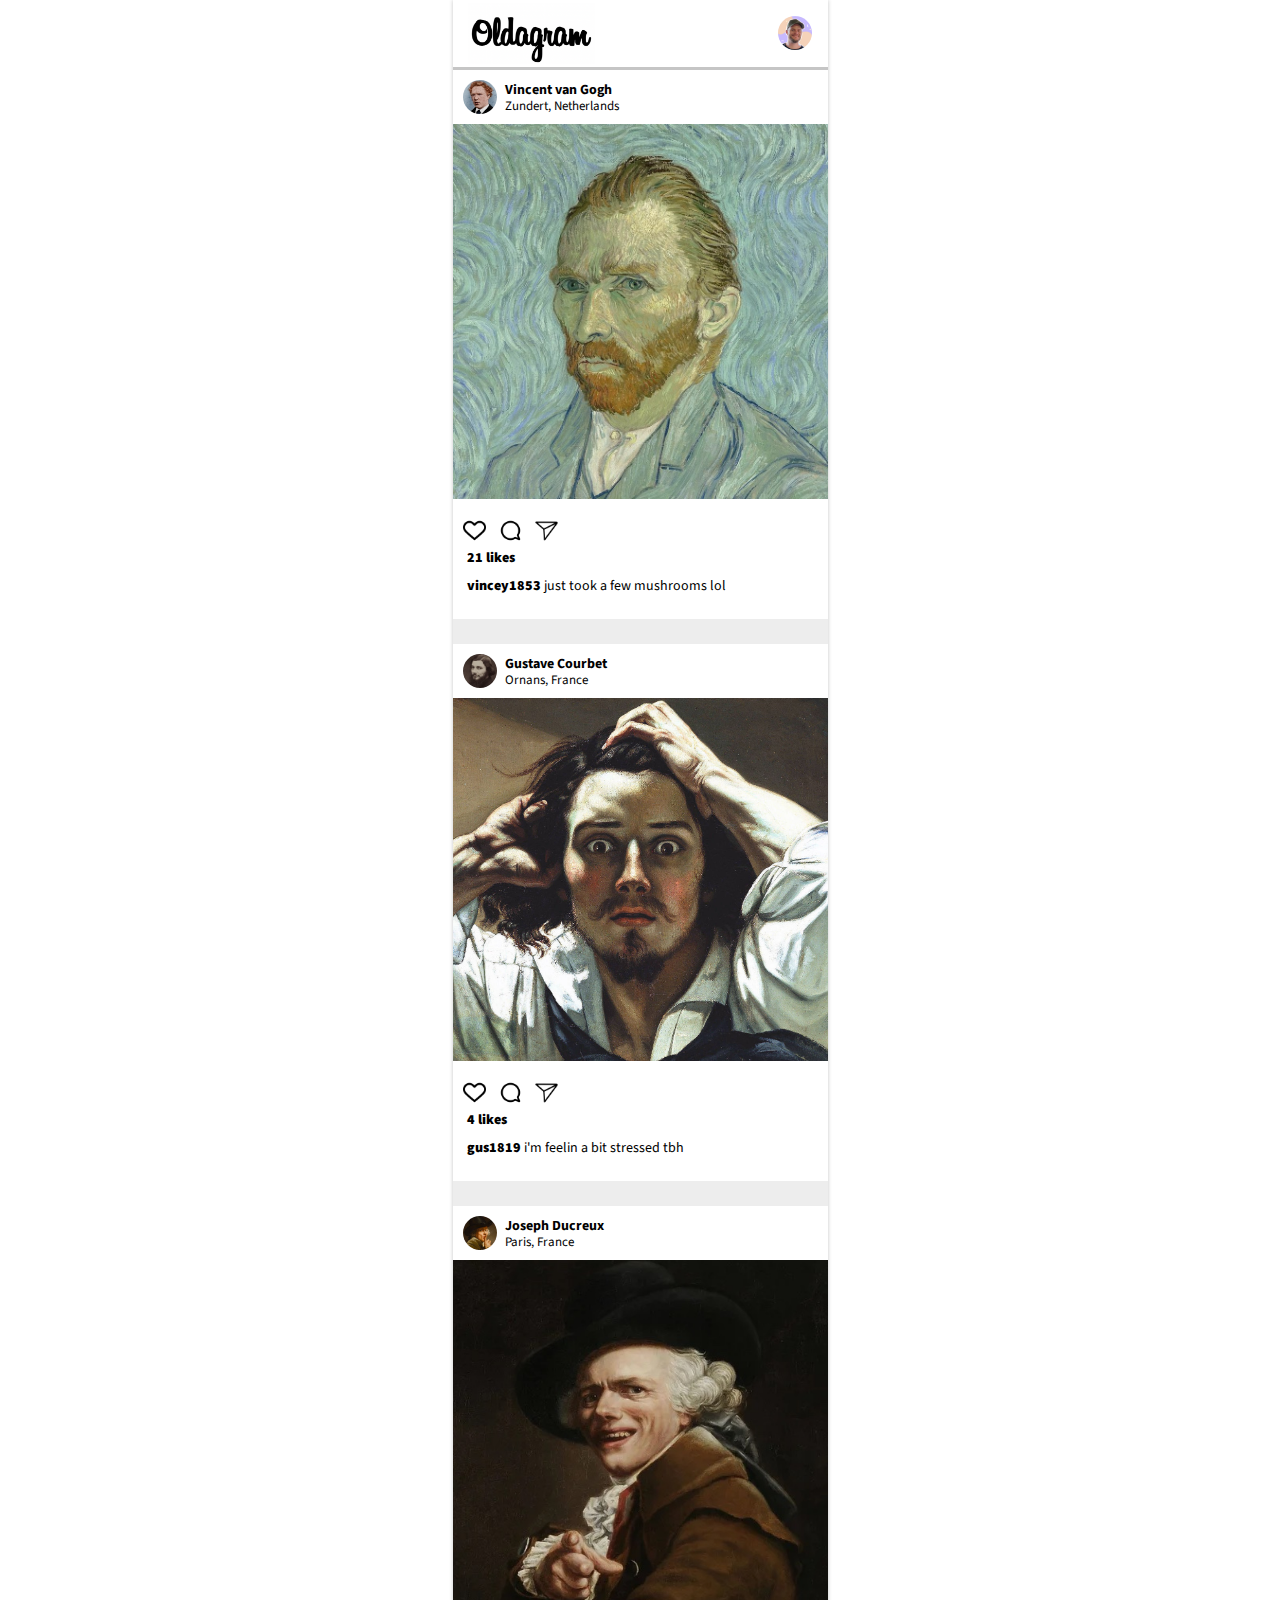
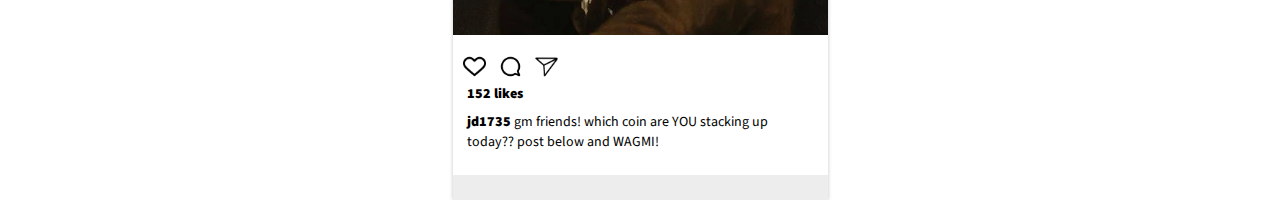
<file: advanced/index.html>
<html>
    <head>
        <link rel="stylesheet" href="../index.css">
        <link rel="preconnect" href="https://fonts.googleapis.com">
        <link rel="preconnect" href="https://fonts.gstatic.com" crossorigin>
        <link href="https://fonts.googleapis.com/css2?family=Source+Sans+3:ital,wght@0,200..900;1,200..900&display=swap" rel="stylesheet">
    </head>
    <body>

        <!-- header -->
        <header>
            <img src="../images/logo.png" class="logo" alt="Logo">
            <img src="../images/user-avatar.png" class="user-avatar" alt="User Avatar">
        </header>

        <!-- all the js will render inside this main tag -->
        <main>
            
        </main>

        <!-- Here I do need this, because this is where everything is happening. -->
        <script src="index.js"></script>
    </body>
</html>
</file>
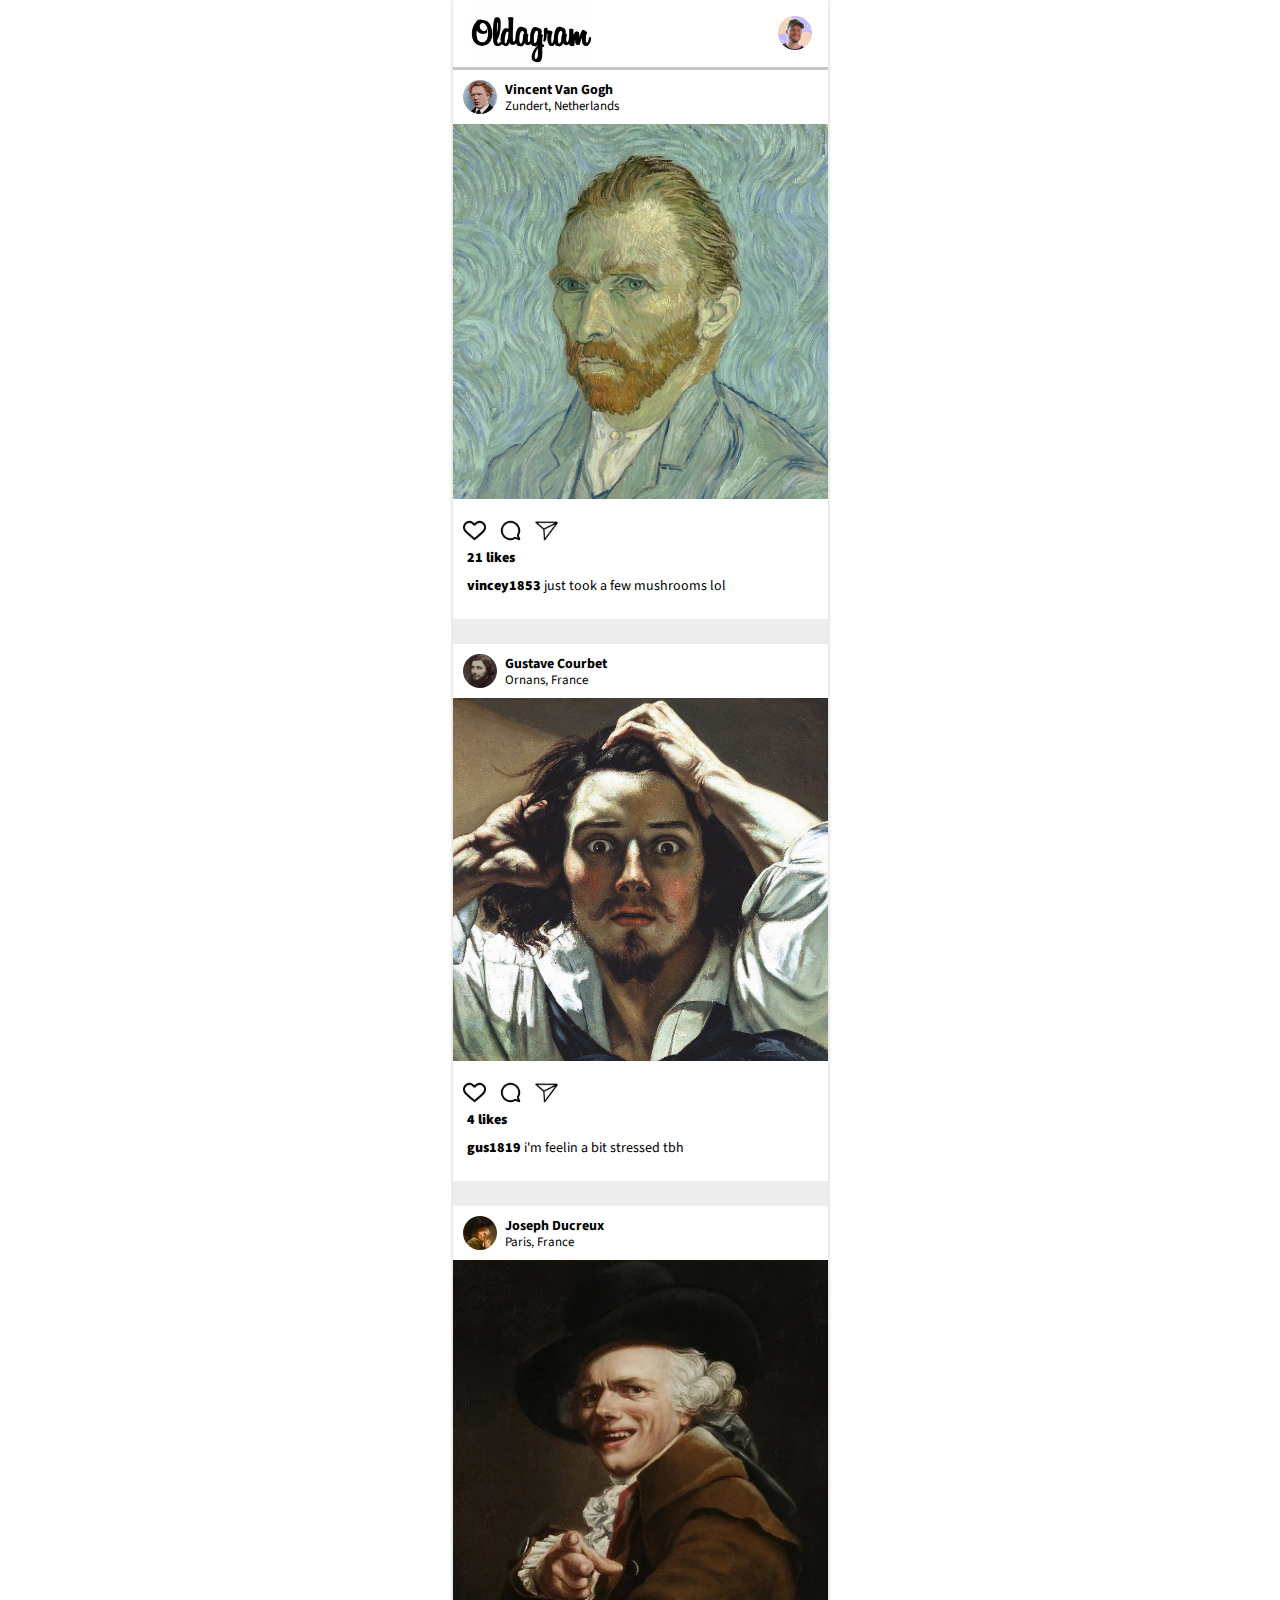
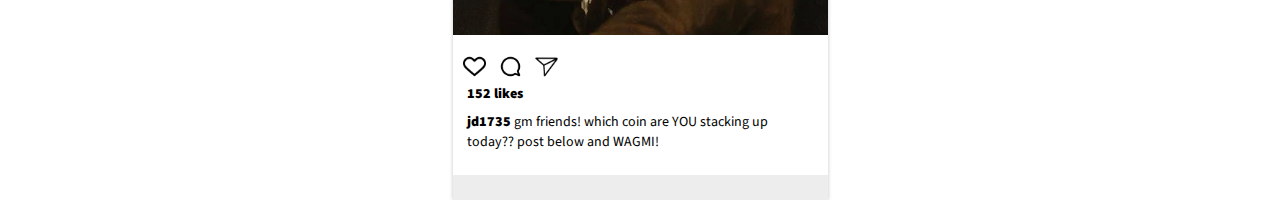
<file: basic/index.html>
<html>
    <head>
        <link rel="stylesheet" href="../index.css">
        <link rel="preconnect" href="https://fonts.googleapis.com">
        <link rel="preconnect" href="https://fonts.gstatic.com" crossorigin>
        <link href="https://fonts.googleapis.com/css2?family=Source+Sans+3:ital,wght@0,200..900;1,200..900&display=swap" rel="stylesheet">
    </head>
    <body>

        <!-- header -->
        <header>
            <img src="../images/logo.png" class="logo" alt="Logo">
            <img src="../images/user-avatar.png" class="user-avatar" alt="User Avatar">
        </header>

        <main>

            <!-- post 1 -->
            <div class="post-content">
                <div class="post-header">
                    <img src="../images/avatar-vangogh.jpg" class="post-maker-avatar" alt="Post maker's Avatar">
                    <div class="post-maker-info">
                        <h1 class="post-maker-name">Vincent Van Gogh</h1>
                        <h2 class="post-maker-location">Zundert, Netherlands</h2>
                    </div>
                </div>

                <div class="post-image-container">
                    <img src="../images/post-vangogh.jpg" class="post-image" alt="Post Image/Video">
                </div>
                
                <div class="post-body">
                    <div class="user-interaction-icons">
                        <img src="../images/icon-heart.png" class="interaction-icon" alt="Like Icon">
                        <img src="../images/icon-comment.png" class="interaction-icon" alt="Comment Icon">
                        <img src="../images/icon-dm.png" class="interaction-icon" alt="Share Icon">
                    </div>

                    <span class="likes-count">21 likes</span>

                    <div class="post-caption">
                        <span class="post-maker-uid">vincey1853</span>
                        <span class="caption-text">just took a few mushrooms lol</span>
                    </div>
                </div>
            </div>

            <!-- post 2 -->
            <div class="post-content">
                <div class="post-header">
                    <img src="../images/avatar-courbet.jpg" class="post-maker-avatar" alt="Post maker's Avatar">
                    <div class="post-maker-info">
                        <h1 class="post-maker-name">Gustave Courbet</h1>
                        <h2 class="post-maker-location">Ornans, France</h2>
                    </div>
                </div>

                <div class="post-image-container">
                    <img src="../images/post-courbet.jpg" class="post-image" alt="Post Image/Video">
                </div>
                
                <div class="post-body">
                    <div class="user-interaction-icons">
                        <img src="../images/icon-heart.png" class="interaction-icon" alt="Like Icon">
                        <img src="../images/icon-comment.png" class="interaction-icon" alt="Comment Icon">
                        <img src="../images/icon-dm.png" class="interaction-icon" alt="Share Icon">
                    </div>

                    <span class="likes-count">4 likes</span>

                    <div class="post-caption">
                        <span class="post-maker-uid">gus1819</span>
                        <span class="caption-text">i'm feelin a bit stressed tbh</span>
                    </div>
                </div>
            </div>

            <!-- post 3 -->
            <div class="post-content">
                <div class="post-header">
                    <img src="../images/avatar-ducreux.jpg" class="post-maker-avatar" alt="Post maker's Avatar">
                    <div class="post-maker-info">
                        <h1 class="post-maker-name">Joseph Ducreux</h1>
                        <h2 class="post-maker-location">Paris, France</h2>
                    </div>
                </div>

                <div class="post-image-container">
                    <img src="../images/post-ducreux.jpg" class="post-image" alt="Post Image/Video">
                </div>
                
                <div class="post-body">
                    <div class="user-interaction-icons">
                        <img src="../images/icon-heart.png" id="like-btn" class="interaction-icon" alt="Like Icon">
                        <img src="../images/icon-comment.png" class="interaction-icon" alt="Comment Icon">
                        <img src="../images/icon-dm.png" class="interaction-icon" alt="Share Icon">
                    </div>

                    <span class="likes-count">152 likes</span>

                    <div class="post-caption">
                        <span class="post-maker-uid">jd1735</span>
                        <span class="caption-text">gm friends! which coin are YOU stacking up today?? post below and WAGMI!</span>
                    </div>
                </div>
            </div>
            
        </main>

        <!-- I don't even need this script tag now, but let's still keep it. -->
        <script src="index.js"></script>
    </body>
</html>
</file>
<file: index.css>
html, body {
    margin: 0 auto;
    padding: 0;
    max-width: 375px;
    font-family: "Source Sans 3", sans-serif;
}

body {
    box-shadow: 0px 0px 4px #c5c5c5;
}

header {
    display: flex;
    justify-content: space-between;
    height: 67px;
    border-bottom: 3px solid #c5c5c5;
}

h1, h2 {
    margin: 0 0 0 8px;
}

h1 {
    font-size: 14px;
}

h2 {
    font-size: 13px;
    font-weight: 400;
}

.logo {
    width: 127px;
    margin-left: 15px;
    object-fit: contain;
}

.user-avatar, .post-maker-avatar {
    width: 34px;
    height: 34px;
    border-radius: 50%;
}

.user-avatar {
    margin: 16px 16px 17px 0;
}

.post-content {
    border-bottom: 25px solid #ededed;
}

.post-header {
    padding: 10px;
    display: flex;
}

.post-maker-info {
    line-height: 16px;
    padding-top: 2px;
}

.post-image {
    width: 100%;
}

.post-body {
    padding: 20px 20px 15px 10px;
}

.interaction-icon {
    width: 23px;
    margin-right: 10px;
}

.interaction-icon:hover {
    opacity: 50%;
}

.likes-count, .post-caption {
    margin: 0 0 8px 4px;
    font-size: 14px;
}

.likes-count, .post-maker-uid {
    font-weight: 900;
}

.likes-count {
    display: inline-block;
}
</file>
